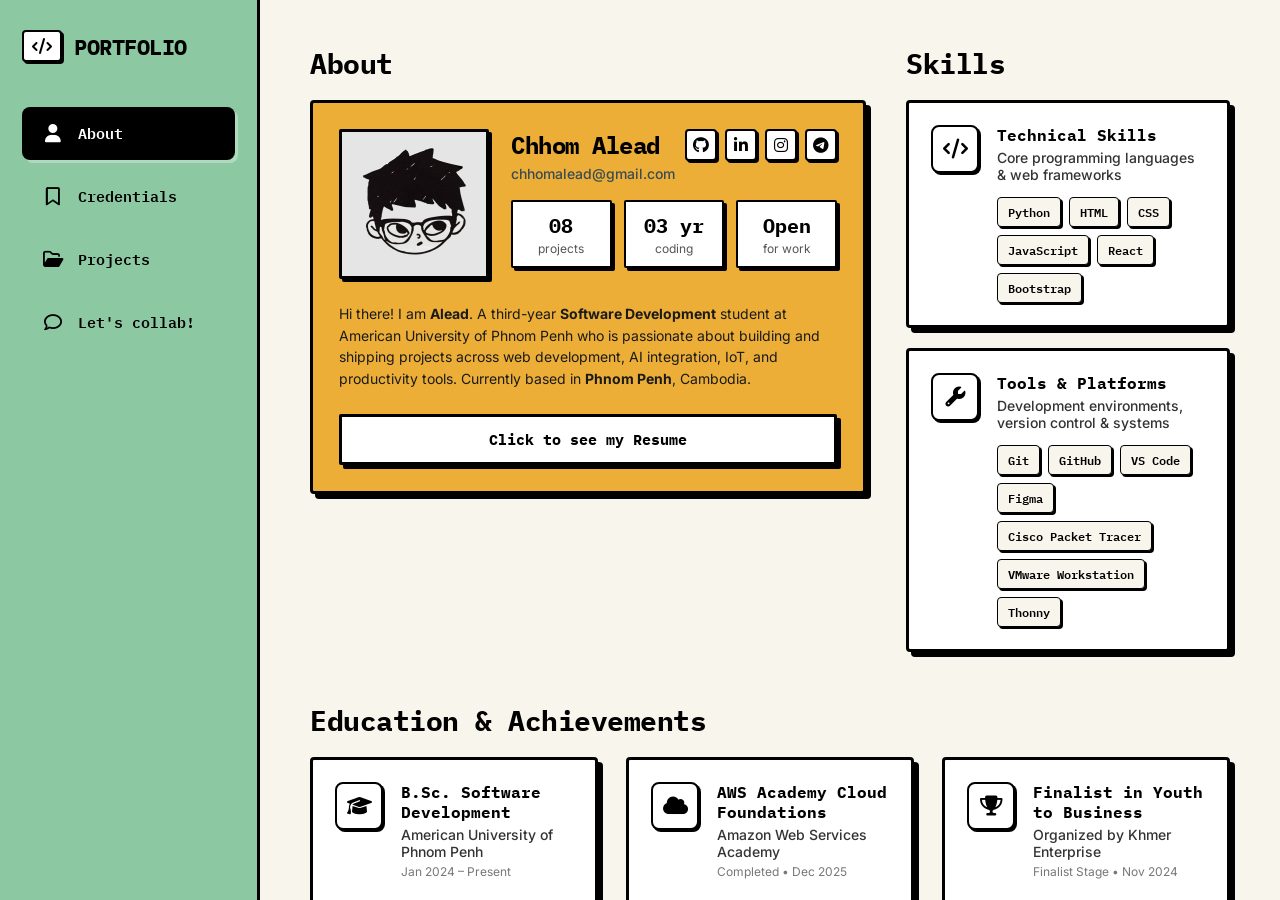
<file: index.html>
<!DOCTYPE html>
<html lang="en">

<head>
  <meta charset="UTF-8">
  <meta name="viewport" content="width=device-width, initial-scale=1.0">
  <title>Chhom Alead — Software Development Student & Developer Portfolio</title>
  <meta name="description"
    content="Portfolio of Chhom Alead, Software Development student at American University of Phnom Penh with a track record of building projects across web development, AI integration, IoT, and productivity tools.">

  <!-- Favicon -->
  <link rel="icon" type="image/png" href="assets/cat-icon.png">
  <link rel="shortcut icon" type="image/png" href="assets/cat-icon.png">

  <!-- Google Fonts for precision typography -->
  <link rel="preconnect" href="https://fonts.googleapis.com">
  <link rel="preconnect" href="https://fonts.gstatic.com" crossorigin>
  <link
    href="https://fonts.googleapis.com/css2?family=Caveat:wght@500;600&family=Courier+Prime:wght@400;700&family=IBM+Plex+Mono:ital,wght@0,400;0,500;0,600;0,700;1,400&family=Inter:wght@400;500;600;700&family=Kalam:wght@400;600&family=Patrick+Hand&display=swap"
    rel="stylesheet">

  <!-- Font Awesome 6 Free for authentic professional icons -->
  <link rel="stylesheet" href="https://cdnjs.cloudflare.com/ajax/libs/font-awesome/6.5.1/css/all.min.css"
    integrity="sha512-DTOQO9RWCH3ppGqcWaEA1BIZOC6xxalwEsw9c2QQeAIftl+Vegovlnee1c9QX4TctnWMn13TZye+giMm8e2LwA=="
    crossorigin="anonymous" referrerpolicy="no-referrer" />

  <link rel="stylesheet" href="css/style.css">
</head>

<body>
  <div class="app-frame">
    <!-- Left Sidebar -->
    <aside class="sidebar" id="sidebar">
      <div class="brand">
        <div class="brand-icon">
          <i class="fa-solid fa-code"></i>
        </div>
        <h1 class="brand-title">PORTFOLIO</h1>
      </div>

      <nav class="nav-links" id="navMenu">
        <a href="#about-section" class="nav-item active" data-target="about">
          <!-- Regular (Outline) Icon -->
          <i class="fa-regular fa-user nav-icon nav-icon-regular"></i>
          <!-- Solid Icon -->
          <i class="fa-solid fa-user nav-icon nav-icon-solid"></i>
          <span>About</span>
        </a>
        <a href="#credentials-section" class="nav-item" data-target="credentials">
          <!-- Regular (Outline) Icon -->
          <i class="fa-regular fa-bookmark nav-icon nav-icon-regular"></i>
          <!-- Solid Icon -->
          <i class="fa-solid fa-bookmark nav-icon nav-icon-solid"></i>
          <span>Credentials</span>
        </a>
        <a href="#projects-section" class="nav-item" data-target="projects">
          <!-- Regular (Outline) Icon -->
          <i class="fa-regular fa-folder-open nav-icon nav-icon-regular"></i>
          <!-- Solid Icon -->
          <i class="fa-solid fa-folder-open nav-icon nav-icon-solid"></i>
          <span>Projects</span>
        </a>
        <a href="#collab-section" class="nav-item" data-target="collab">
          <!-- Regular (Outline) Icon -->
          <i class="fa-regular fa-comment nav-icon nav-icon-regular"></i>
          <!-- Solid Icon -->
          <i class="fa-solid fa-comment nav-icon nav-icon-solid"></i>
          <span>Let's collab!</span>
        </a>
      </nav>
    </aside>

    <!-- Main Content Area -->
    <main class="main-content" id="mainContent">

      <!-- TOP ROW: ABOUT & SKILLS -->
      <section class="section-row top-row" id="about-section">
        <!-- About Column -->
        <div class="col-about">
          <h2 class="section-title">About</h2>
          <div class="card card-about">
            <div class="about-header">
              <!-- Profile picture -->
              <div class="profile-placeholder-box" id="profileBox" title="Chhom Alead">
                <div class="placeholder-content">
                  <img id="profileImage" src="assets/profile.png" alt="Chhom Alead" style="display: block;">
                </div>
              </div>

              <!-- User Details & Stats -->
              <div class="about-details">
                <div class="details-top">
                  <div class="name-email-wrap">
                    <h3 class="user-name">Chhom Alead</h3>
                    <a href="mailto:chhomalead@gmail.com" class="user-email">chhomalead@gmail.com</a>
                  </div>
                  <div class="social-icons">
                    <a href="https://github.com/asapqlead" target="_blank" rel="noopener noreferrer" class="social-btn"
                      aria-label="GitHub">
                      <i class="fa-brands fa-github"></i>
                    </a>
                    <a href="https://www.linkedin.com/in/alead-chhom/" target="_blank" rel="noopener noreferrer"
                      class="social-btn" aria-label="LinkedIn">
                      <i class="fa-brands fa-linkedin-in"></i>
                    </a>
                    <a href="https://www.instagram.com/asapqlead/" target="_blank" rel="noopener noreferrer"
                      class="social-btn" aria-label="Instagram">
                      <i class="fa-brands fa-instagram"></i>
                    </a>
                    <a href="https://t.me/asapqlead" target="_blank" rel="noopener noreferrer" class="social-btn"
                      aria-label="Telegram">
                      <i class="fa-brands fa-telegram"></i>
                    </a>
                  </div>
                </div>

                <!-- Stats boxes row -->
                <div class="stats-row">
                  <div class="stat-box">
                    <div class="stat-val">08</div>
                    <div class="stat-label">projects</div>
                  </div>
                  <div class="stat-box">
                    <div class="stat-val">03 yr</div>
                    <div class="stat-label">coding</div>
                  </div>
                  <div class="stat-box">
                    <div class="stat-val">Open</div>
                    <div class="stat-label">for work</div>
                  </div>
                </div>
              </div>
            </div>

            <!-- Bio Description -->
            <p class="about-bio">
              Hi there! I am <strong>Alead</strong>. A third-year <strong>Software Development</strong> student at
              American University of
              Phnom Penh who
              is passionate about building and shipping projects across web development, AI integration, IoT, and
              productivity
              tools. Currently based in <strong>Phnom Penh</strong>, Cambodia.
            </p>

            <!-- Action Button -->
            <button class="btn-resume" id="resumeBtn">Click to see my Resume</button>
          </div>
        </div>

        <!-- Skills Column -->
        <div class="col-skills">
          <h2 class="section-title">Skills</h2>
          <div class="skills-list">
            <!-- Technical Skills -->
            <div class="card card-item skill-card">
              <div class="icon-square">
                <i class="fa-solid fa-code"></i>
              </div>
              <div class="card-item-info">
                <h4 class="item-title">Technical Skills</h4>
                <p class="item-sub">Core programming languages &amp; web frameworks</p>
                <div class="skill-tags-wrap">
                  <span class="skill-tag">Python</span>
                  <span class="skill-tag">HTML</span>
                  <span class="skill-tag">CSS</span>
                  <span class="skill-tag">JavaScript</span>
                  <span class="skill-tag">React</span>
                  <span class="skill-tag">Bootstrap</span>
                </div>
              </div>
            </div>

            <!-- Development Tools -->
            <div class="card card-item skill-card">
              <div class="icon-square">
                <i class="fa-solid fa-wrench"></i>
              </div>
              <div class="card-item-info">
                <h4 class="item-title">Tools &amp; Platforms</h4>
                <p class="item-sub">Development environments, version control &amp; systems</p>
                <div class="skill-tags-wrap">
                  <span class="skill-tag">Git</span>
                  <span class="skill-tag">GitHub</span>
                  <span class="skill-tag">VS Code</span>
                  <span class="skill-tag">Figma</span>
                  <span class="skill-tag">Cisco Packet Tracer</span>
                  <span class="skill-tag">VMware Workstation</span>
                  <span class="skill-tag">Thonny</span>
                </div>
              </div>
            </div>
          </div>
        </div>
      </section>

      <!-- MIDDLE ROW: EDUCATION & ACHIEVEMENTS -->
      <section class="section-row middle-row" id="credentials-section">
        <h2 class="section-title">Education &amp; Achievements</h2>
        <div class="grid-3">
          <!-- Item 1: Education -->
          <div class="card card-item edu-card">
            <div class="icon-square">
              <i class="fa-solid fa-graduation-cap"></i>
            </div>
            <div class="card-item-info">
              <h4 class="item-title">B.Sc. Software Development</h4>
              <p class="item-sub">American University of Phnom Penh</p>
              <span class="item-date">Jan 2024 – Present</span>
            </div>
          </div>

          <!-- Item 2: AWS Certification -->
          <div class="card card-item edu-card">
            <div class="icon-square">
              <i class="fa-solid fa-cloud"></i>
            </div>
            <div class="card-item-info">
              <h4 class="item-title">AWS Academy Cloud Foundations</h4>
              <p class="item-sub">Amazon Web Services Academy</p>
              <span class="item-date">Completed • Dec 2025</span>
            </div>
          </div>

          <!-- Item 3: Youth to Business Finalist -->
          <div class="card card-item edu-card">
            <div class="icon-square">
              <i class="fa-solid fa-trophy"></i>
            </div>
            <div class="card-item-info">
              <h4 class="item-title">Finalist in Youth to Business</h4>
              <p class="item-sub">Organized by Khmer Enterprise</p>
              <span class="item-date">Finalist Stage • Nov 2024</span>
            </div>
          </div>

          <!-- Item 4: Ideathon Season 4 -->
          <div class="card card-item edu-card">
            <div class="icon-square">
              <i class="fa-solid fa-lightbulb"></i>
            </div>
            <div class="card-item-info">
              <h4 class="item-title">Ideathon Cambodia Season 4</h4>
              <p class="item-sub">Organized by MARS FLAG</p>
              <span class="item-date">Participant • Sep 2025</span>
            </div>
          </div>

          <!-- Item 5: Ideathon Season 3 -->
          <div class="card card-item edu-card">
            <div class="icon-square">
              <i class="fa-solid fa-lightbulb"></i>
            </div>
            <div class="card-item-info">
              <h4 class="item-title">Ideathon Cambodia Season 3</h4>
              <p class="item-sub">Organized by MARS FLAG</p>
              <span class="item-date">Selected Participant • Sep 2024</span>
            </div>
          </div>

          <!-- Item 6: National Exam Grade A -->
          <div class="card card-item edu-card">
            <div class="icon-square">
              <i class="fa-solid fa-award"></i>
            </div>
            <div class="card-item-info">
              <h4 class="item-title">National Exam Grade A</h4>
              <p class="item-sub">High School Graduation National Examination</p>
              <span class="item-date">Achieved Grade A • Nov 2023</span>
            </div>
          </div>
        </div>
      </section>

      <!-- BOTTOM ROW: PERSONAL PROJECTS -->
      <section class="section-row bottom-row" id="projects-section">
        <h2 class="section-title">Personal projects</h2>
        <div class="grid-3">
          <!-- Project 1 -->
          <div class="card-proj">
            <div class="proj-inner">
              <div class="proj-front">
                <div class="proj-body">
                  <div class="tag-row">
                    <span class="tag tag-ts">TypeScript</span>
                    <div class="live-tag-wrapper">
                      <div class="live-annotation" aria-hidden="true">
                        <span class="live-annotation-text">// tap to see the site</span>
                        <svg class="live-annotation-arrow" width="28" height="24" viewBox="0 0 28 24" fill="none"
                          xmlns="http://www.w3.org/2000/svg">
                          <path d="M2 6 C 12 3, 20 4, 23 16" stroke="currentColor" stroke-width="2"
                            stroke-linecap="round" stroke-linejoin="round" />
                          <path d="M17 13 L23 17 L27 12" stroke="currentColor" stroke-width="2" stroke-linecap="round"
                            stroke-linejoin="round" />
                        </svg>
                      </div>
                      <a href="https://stanza-nine.vercel.app" target="_blank" rel="noopener noreferrer"
                        class="tag tag-live" title="Visit Stanza Live Site">
                        LIVE
                      </a>
                    </div>
                  </div>
                  <h3 class="proj-title">Stanza</h3>
                  <p class="proj-desc">
                    Daily planner PWA that organizes tasks into swipeable, folder-style stacks with real-time sync.
                  </p>
                </div>
                <div class="proj-footer">
                  <a href="https://github.com/asapqlead/stanza" target="_blank" rel="noopener noreferrer"
                    class="proj-link">asapqlead/stanza</a>
                </div>
              </div>
              <div class="proj-back">
                <h3 class="proj-title">Stanza Details</h3>
                <div class="proj-back-content">
                  <p><strong>Core Tech:</strong> TypeScript, React, PWA</p>
                  <p><strong>Focus:</strong> Productivity & Task Management</p>
                  <p class="back-desc">A progressive web app featuring intuitive swipe gestures and folder-style
                    organization to help users efficiently manage their daily tasks with real-time synchronization.</p>
                </div>
              </div>
            </div>
          </div>

          <!-- Project 2 -->
          <div class="card-proj">
            <div class="proj-inner">
              <div class="proj-front">
                <div class="proj-body">
                  <div class="tag-row">
                    <span class="tag tag-ts">TypeScript</span>
                    <a href="https://zolo-eta.vercel.app" target="_blank" rel="noopener noreferrer" class="tag tag-live"
                      title="Visit Zolo Live Site">
                      LIVE
                    </a>
                  </div>
                  <h3 class="proj-title">Zolo</h3>
                  <p class="proj-desc">
                    Gamified productivity PWA — complete tasks and earn points, no backend required.
                  </p>
                </div>
                <div class="proj-footer">
                  <a href="https://github.com/asapqlead/zolo" target="_blank" rel="noopener noreferrer"
                    class="proj-link">asapqlead/zolo</a>
                </div>
              </div>
              <div class="proj-back">
                <h3 class="proj-title">Zolo Details</h3>
                <div class="proj-back-content">
                  <p><strong>Core Tech:</strong> TypeScript, Local Storage</p>
                  <p><strong>Focus:</strong> Gamification</p>
                  <p class="back-desc">A serverless gamified productivity application. Users can earn points for
                    completing tasks, tracking their personal efficiency purely on the client side.</p>
                </div>
              </div>
            </div>
          </div>

          <!-- Project 3 -->
          <div class="card-proj">
            <div class="proj-inner">
              <div class="proj-front">
                <div class="proj-body">
                  <div class="tag-row">
                    <span class="tag tag-py">Python</span>
                    <a href="https://synctype-translator.vercel.app" target="_blank" rel="noopener noreferrer"
                      class="tag tag-live" title="Visit SyncType Live Site">
                      LIVE
                    </a>
                  </div>
                  <h3 class="proj-title">SyncType</h3>
                  <p class="proj-desc">
                    Converts Khmer phonetic slang typed in Latin letters into proper Khmer script.
                  </p>
                </div>
                <div class="proj-footer">
                  <a href="https://github.com/asapqlead/SyncType" target="_blank" rel="noopener noreferrer"
                    class="proj-link">asapqlead/SyncType</a>
                </div>
              </div>
              <div class="proj-back">
                <h3 class="proj-title">SyncType Details</h3>
                <div class="proj-back-content">
                  <p><strong>Core Tech:</strong> Python, NLP</p>
                  <p><strong>Focus:</strong> Language Processing</p>
                  <p class="back-desc">A transliteration tool that intelligently maps phonetic Latin inputs to Khmer
                    characters, solving a common challenge for digital communication in Cambodia.</p>
                </div>
              </div>
            </div>
          </div>

          <!-- Project 4 -->
          <div class="card-proj">
            <div class="proj-inner">
              <div class="proj-front">
                <div class="proj-body">
                  <div class="tag-row">
                    <span class="tag tag-react">React</span>
                    <a href="https://financify-lilac.vercel.app" target="_blank" rel="noopener noreferrer"
                      class="tag tag-live" title="Visit Financify Live Site">
                      LIVE
                    </a>
                  </div>
                  <h3 class="proj-title">Financify</h3>
                  <p class="proj-desc">
                    Personal finance tracker with wallet management, budgets, savings goals, and real-time analytics.
                  </p>
                </div>
                <div class="proj-footer">
                  <a href="https://github.com/nXuuuu/Financify" target="_blank" rel="noopener noreferrer"
                    class="proj-link">nXuuuu/Financify</a>
                </div>
              </div>
              <div class="proj-back">
                <h3 class="proj-title">Financify Details</h3>
                <div class="proj-back-content">
                  <p><strong>Core Tech:</strong> React, Analytics</p>
                  <p><strong>Focus:</strong> FinTech</p>
                  <p class="back-desc">A joint project focusing on a comprehensive financial dashboard providing
                    real-time analytics, budgeting tools, and savings goal trackers to help users take control of their
                    finances.</p>
                </div>
              </div>
            </div>
          </div>

          <!-- Project 5 -->
          <div class="card-proj">
            <div class="proj-inner">
              <div class="proj-front">
                <div class="proj-body">
                  <div class="tag-row">
                    <span class="tag tag-html">HTML</span>
                    <a href="https://asapqlead.github.io/address-generator/" target="_blank" rel="noopener noreferrer"
                      class="tag tag-live" title="Visit Address Generator Live Site">
                      LIVE
                    </a>
                  </div>
                  <h3 class="proj-title">Address Generator</h3>
                  <p class="proj-desc">
                    Interactive mapping tool to drop pins on a map and instantly retrieve formatted, copyable addresses
                    via
                    reverse geocoding.
                  </p>
                </div>
                <div class="proj-footer">
                  <a href="https://github.com/asapqlead/address-generator" target="_blank" rel="noopener noreferrer"
                    class="proj-link">asapqlead/address-generator</a>
                </div>
              </div>
              <div class="proj-back">
                <h3 class="proj-title">Address Gen Details</h3>
                <div class="proj-back-content">
                  <p><strong>Core Tech:</strong> HTML/JS, Geocoding API</p>
                  <p><strong>Focus:</strong> Maps & Location</p>
                  <p class="back-desc">Simplifies location sharing by allowing users to drop a pin on a map and
                    automatically generating a reverse-geocoded, copyable address string.</p>
                </div>
              </div>
            </div>
          </div>
        </div>
      </section>

      <!-- COLLABORATION / CONTACT SECTION -->
      <section class="section-row collab-section-row" id="collab-section">
        <h2 class="section-title">Let's collab!</h2>
        <div class="collab-container">
          <!-- Small box with the exact same style & color as the About card -->
          <div class="card card-about card-collab">
            <div class="collab-header-row">
              <div class="icon-square" style="background-color: #FFFFFF;">
                <i class="fa-solid fa-paper-plane"></i>
              </div>
              <div class="collab-title-wrap">
                <h3 class="user-name" style="margin-bottom: 2px;">Get in Touch</h3>
                <p class="collab-subtitle">Got an idea brewing? Let's build it. Send a quick message here and let's
                  collab.</p>
              </div>
            </div>

            <form id="collabForm" class="collab-form">
              <div class="form-group">
                <label for="senderName" class="form-label">YOUR NAME / COMPANY</label>
                <input type="text" id="senderName" class="neobrutal-input"
                  placeholder="e.g. John Doe / Khmer Enterprise" required>
              </div>

              <div class="form-group">
                <label for="senderContact" class="form-label">CONTACT INFO (TELEGRAM OR EMAIL)</label>
                <input type="text" id="senderContact" class="neobrutal-input"
                  placeholder="e.g. @johndoe or john@example.com" required>
              </div>

              <div class="form-group">
                <label for="senderSubject" class="form-label">SUBJECT</label>
                <input type="text" id="senderSubject" class="neobrutal-input" placeholder="e.g. Web Development"
                  required>
              </div>

              <div class="form-group">
                <label for="senderMessage" class="form-label">PROJECT / COLLABORATION IDEA</label>
                <textarea id="senderMessage" class="neobrutal-input neobrutal-textarea" rows="5"
                  placeholder="Tell me about your software project, job opportunity, or collaboration idea..."
                  required></textarea>
              </div>

              <!-- Button using exact behavior from About page -->
              <button type="submit" class="btn-resume btn-collab" id="submitCollabBtn">
                Send
              </button>
            </form>
          </div>
        </div>
      </section>

      <!-- FOOTER -->
      <footer class="site-footer">
        <div class="footer-content">
          <p class="footer-copy">&copy; 2026 <strong>Chhom Alead</strong>. All rights reserved.</p>
          <!-- <div class="footer-links">
            <a href="https://github.com/asapqlead" target="_blank" rel="noopener noreferrer" class="footer-link">GitHub</a>
            <span class="footer-divider">/</span>
            <a href="https://www.linkedin.com/in/alead-chhom/" target="_blank" rel="noopener noreferrer" class="footer-link">LinkedIn</a>
            <span class="footer-divider">/</span>
            <a href="https://www.instagram.com/asapqlead/" target="_blank" rel="noopener noreferrer" class="footer-link">Instagram</a>
            <span class="footer-divider">/</span>
            <a href="https://t.me/asapqlead" target="_blank" rel="noopener noreferrer" class="footer-link">Telegram</a>
          </div>
        </div> -->
      </footer>
    </main>
  </div>

  <!-- Interactive Toast Notification Modal/Popup -->
  <div id="toast" class="toast hidden">
    <div class="toast-content">
      <span id="toastMessage">Action triggered!</span>
    </div>
  </div>


  <script src="js/script.js"></script>
</body>

</html>
</file>
<file: css/style.css>
/* ==========================================================================
   NEOBRUTALISTIC PORTFOLIO DESIGN SYSTEM & STYLES
   ========================================================================== */

:root {
  /* Core Color Palette */
  --bg-main: #F8F5EC;
  --bg-sidebar: #8CC9A3;
  --bg-about-card: #ECAE36;
  --bg-card: #FFFFFF;
  --bg-placeholder: #D8D8D8;

  /* Tag & Accent Colors */
  --color-tag-ts: #FAC23B;
  --color-tag-py: #759fb4;
  --color-tag-react: #61DAFB;
  --color-tag-js: #F7DF1E;
  --color-tag-html: #FF7D50;
  --color-tag-live: #B4E2C2;

  /* Borders & Shadows */
  --border-color: #000000;
  --border-width-main: 3px;
  --border-width-sub: 2px;
  --shadow-lg: 5px 5px 0px #000000;
  --shadow-lg-hover: 7px 7px 0px #000000;
  --shadow-md: 4px 4px 0px #000000;
  --shadow-sm: 3px 3px 0px #000000;
  --shadow-xs: 2px 2px 0px #000000;

  /* Fonts */
  --font-mono: 'IBM Plex Mono', 'Courier Prime', 'Courier New', monospace;
  --font-sans: 'Inter', -apple-system, BlinkMacSystemFont, sans-serif;

  /* Text Colors */
  --text-dark: #000000;
  --text-muted: #555555;
  --text-sub: #3A4B54;
}

* {
  box-sizing: border-box;
  margin: 0;
  padding: 0;
}

/* ==========================================================================
   FIGMA DESIGN SYSTEM CURSORS
   ========================================================================== */
*,
body,
html,
a,
button,
select,
label,
.nav-item,
.btn-resume,
.btn-collab,
.card-proj,
.card-item,
.skill-tag,
.tag-live,
.proj-link,
[role="button"],
a *,
button *,
.nav-item *,
.card-proj *,
.card-item * {
  cursor: url("data:image/svg+xml,%3Csvg xmlns='http://www.w3.org/2000/svg' width='26' height='26' viewBox='0 0 26 26' fill='none'%3E%3Cpath d='M2 2 L9.5 21.5 L12.5 12.5 L21.5 9.5 L2 2Z' fill='%23000000'/%3E%3C/svg%3E") 2 2, default !important;
}

/* Figma Type / Text Cursor for Form Inputs and Editable Text */
input,
textarea,
input[type="text"],
input[type="email"],
input[type="password"],
input[type="number"],
input[type="search"],
input[type="url"],
.neobrutal-input,
.neobrutal-textarea,
[contenteditable="true"] {
  cursor: url("data:image/svg+xml,%3Csvg xmlns='http://www.w3.org/2000/svg' width='26' height='26' viewBox='0 0 26 26' fill='none'%3E%3Cpath d='M9 3 L17 3 L17 5 L14 5 L14 21 L17 21 L17 23 L9 23 L9 21 L12 21 L12 5 L9 5 Z' fill='%23000000'/%3E%3C/svg%3E") 13 13, text !important;
}

body,
html {
  width: 100%;
  height: 100%;
  margin: 0;
  padding: 0;
  background-color: var(--bg-main);
  font-family: var(--font-sans);
  color: var(--text-dark);
  overflow: hidden;
  scroll-behavior: smooth;
}

/* Outer Application Window Frame - Edge-to-edge full screen */
.app-frame {
  display: flex;
  width: 100%;
  height: 100vh;
  margin: 0;
  background-color: var(--bg-main);
  overflow: hidden;
}

/* ==========================================================================
   LEFT SIDEBAR
   ========================================================================== */
.sidebar {
  width: 260px;
  min-width: 260px;
  background-color: var(--bg-sidebar);
  border-right: var(--border-width-main) solid var(--border-color);
  padding: 30px 22px;
  display: flex;
  flex-direction: column;
  z-index: 100;
  height: 100%;
  overflow-y: auto;
  overflow-x: hidden;
}

.brand {
  display: flex;
  align-items: center;
  gap: 12px;
  margin-bottom: 45px;
}

.brand-icon {
  background-color: #FFFFFF;
  border: var(--border-width-sub) solid var(--border-color);
  border-radius: 4px;
  padding: 4px 8px;
  font-family: var(--font-mono);
  font-weight: 700;
  font-size: 16px;
  box-shadow: 2px 2px 0px var(--border-color);
}

.brand-title {
  font-family: var(--font-mono);
  font-weight: 700;
  font-size: 22px;
  letter-spacing: -0.5px;
  color: var(--text-dark);
}

/* Navigation Links */
.nav-links {
  display: flex;
  flex-direction: column;
  gap: 10px;
}

.nav-item {
  display: flex;
  align-items: center;
  gap: 14px;
  padding: 12px 18px;
  text-decoration: none;
  color: var(--text-dark);
  font-family: var(--font-mono);
  font-size: 15px;
  font-weight: 600;
  border-radius: 8px;
  transition: all 0.15s ease;
  border: 2px solid transparent;
}

.nav-item:hover:not(.active) {
  background-color: rgba(255, 255, 255, 0.4);
  transform: translateX(4px);
}

/* Icon Visibility & Sizing for Font Awesome */
.nav-item .nav-icon {
  font-size: 18px;
  width: 22px;
  text-align: center;
}

.nav-item .nav-icon-solid {
  display: none;
}

.nav-item .nav-icon-regular {
  display: inline-block;
  color: var(--text-dark);
}

.nav-item.active {
  background-color: var(--text-dark);
  color: #FFFFFF;
  box-shadow: 3px 3px 0px rgba(255, 255, 255, 0.3);
}

.nav-item.active .nav-icon-regular {
  display: none;
}

.nav-item.active .nav-icon-solid {
  display: inline-block;
  color: #FFFFFF;
}

/* ==========================================================================
   MAIN CONTENT AREA
   ========================================================================== */
.main-content {
  flex: 1;
  background-color: var(--bg-main);
  padding: 45px 50px;
  height: 100%;
  overflow-y: auto;
  overflow-x: hidden;
  scroll-behavior: smooth;
}

.section-row {
  margin-bottom: 50px;
}

.section-title {
  font-family: var(--font-mono);
  font-size: 28px;
  font-weight: 700;
  color: var(--text-dark);
  margin-bottom: 18px;
  letter-spacing: -0.5px;
}

/* Base Card Style */
.card {
  background-color: var(--bg-card);
  border: var(--border-width-main) solid var(--border-color);
  box-shadow: var(--shadow-lg);
  border-radius: 4px;
  transition: transform 0.2s ease, box-shadow 0.2s ease;
}

/* .card:hover {
  transform: translate(-2px, -2px);
  box-shadow: var(--shadow-lg-hover);
} */

/* ==========================================================================
   TOP ROW: ABOUT & SKILLS GRID
   ========================================================================== */
.top-row {
  display: grid;
  grid-template-columns: 1.35fr 1fr;
  gap: 40px;
  align-items: start;
}

/* About Card */
.card-about {
  background-color: var(--bg-about-card);
  padding: 26px;
}

.about-header {
  display: flex;
  gap: 22px;
  align-items: flex-start;
}

/* Profile photo container */
.profile-placeholder-box {
  width: 150px;
  height: 150px;
  min-width: 150px;
  background-color: var(--bg-placeholder);
  border: var(--border-width-main) solid var(--border-color);
  box-shadow: var(--shadow-sm);
  border-radius: 2px;
  display: flex;
  align-items: center;
  justify-content: center;
  overflow: hidden;
  position: relative;
}

.placeholder-content {
  width: 100%;
  height: 100%;
  display: flex;
  align-items: center;
  justify-content: center;
}

.placeholder-hint {
  font-family: var(--font-mono);
  font-size: 12px;
  font-weight: 600;
  color: #666666;
  text-align: center;
  padding: 10px;
  border: 1px dashed #777;
  border-radius: 4px;
}

#profileImage {
  width: 100%;
  height: 100%;
  object-fit: cover;
}

/* About user info right side */
.about-details {
  flex: 1;
  display: flex;
  flex-direction: column;
}

.details-top {
  display: flex;
  justify-content: space-between;
  align-items: flex-start;
  gap: 10px;
}

.name-email-wrap {
  display: flex;
  flex-direction: column;
  gap: 4px;
}

.user-name {
  font-family: var(--font-mono);
  font-size: 24px;
  font-weight: 700;
  color: var(--text-dark);
  letter-spacing: -0.5px;
}

.user-email {
  font-family: var(--font-sans);
  font-size: 14px;
  color: var(--text-sub);
  text-decoration: none;
  font-weight: 500;
}

.user-email:hover {
  text-decoration: underline;
}

/* Social Buttons */
.social-icons {
  display: flex;
  gap: 8px;
}

.social-btn {
  background-color: #FFFFFF;
  border: 2px solid var(--border-color);
  border-radius: 4px;
  width: 32px;
  height: 32px;
  display: flex;
  align-items: center;
  justify-content: center;
  color: var(--text-dark);
  text-decoration: none;
  box-shadow: var(--shadow-xs);
  transition: transform 0.15s ease, box-shadow 0.15s ease;
}

.social-btn:hover {
  transform: translate(-1px, -1px);
  box-shadow: 3px 3px 0px var(--border-color);
  background-color: #F0F0F0;
}

/* Stats Row */
.stats-row {
  display: grid;
  grid-template-columns: repeat(3, 1fr);
  gap: 12px;
  margin-top: 18px;
}

.stat-box {
  background-color: #FFFFFF;
  border: var(--border-width-sub) solid var(--border-color);
  box-shadow: var(--shadow-sm);
  padding: 10px 8px;
  text-align: center;
  border-radius: 2px;
}

.stat-val {
  font-family: var(--font-mono);
  font-size: 20px;
  font-weight: 700;
  color: var(--text-dark);
}

.stat-label {
  font-family: var(--font-sans);
  font-size: 12px;
  color: #555555;
  margin-top: 2px;
}

/* Bio Text */
.about-bio {
  font-family: var(--font-sans);
  font-size: 14px;
  line-height: 1.55;
  color: #1A1A1A;
  margin-top: 24px;
  margin-bottom: 24px;
  font-weight: 400;
}

/* Resume Button */
.btn-resume {
  width: 100%;
  background-color: #FFFFFF;
  color: var(--text-dark);
  font-family: var(--font-mono);
  font-size: 15px;
  font-weight: 700;
  padding: 13px 0;
  border: var(--border-width-main) solid var(--border-color);
  box-shadow: var(--shadow-md);
  border-radius: 2px;
  transition: all 0.15s ease;
}

.btn-resume:hover {
  transform: translate(-2px, -2px);
  box-shadow: 6px 6px 0px var(--border-color);
  background-color: #FAF6EB;
}

.btn-resume:active {
  transform: translate(1px, 1px);
  box-shadow: 2px 2px 0px var(--border-color);
}

/* ==========================================================================
   SKILLS & EXPERIENCE LIST
   ========================================================================== */
.col-skills {
  display: flex;
  flex-direction: column;
}

.skills-list {
  display: flex;
  flex-direction: column;
  gap: 20px;
}

/* Item Card (Experience & Education) */
.card-item {
  display: flex;
  align-items: center;
  gap: 18px;
  padding: 20px 22px;
  background-color: #FFFFFF;
}

.icon-square {
  width: 48px;
  height: 48px;
  min-width: 48px;
  border: var(--border-width-sub) solid var(--border-color);
  border-radius: 8px;
  display: flex;
  align-items: center;
  justify-content: center;
  background-color: #FFFFFF;
  box-shadow: 2px 2px 0px var(--border-color);
}

.icon-square i {
  font-size: 20px;
  color: var(--text-dark);
}

.card-item-info {
  display: flex;
  flex-direction: column;
  gap: 4px;
}

.item-title {
  font-family: var(--font-mono);
  font-size: 16px;
  font-weight: 700;
  color: var(--text-dark);
  line-height: 1.25;
}

.item-sub {
  font-family: var(--font-sans);
  font-size: 14px;
  color: #333333;
  font-weight: 500;
}

.item-date {
  font-family: var(--font-sans);
  font-size: 12px;
  color: #777777;
}

.skill-card {
  align-items: flex-start;
  padding: 22px;
}

.skill-tags-wrap {
  display: flex;
  flex-wrap: wrap;
  gap: 8px;
  margin-top: 10px;
}

.skill-tag {
  background-color: #F8F5EC;
  border: 1.5px solid var(--border-color);
  box-shadow: 2px 2px 0px var(--border-color);
  font-family: var(--font-mono);
  font-size: 12px;
  font-weight: 600;
  padding: 4px 10px;
  border-radius: 4px;
  color: var(--text-dark);
  transition: transform 0.15s ease, background-color 0.15s ease, box-shadow 0.15s ease;
}

.skill-tag:hover {
  transform: translate(-1px, -1px);
  box-shadow: 3px 3px 0px var(--border-color);
  background-color: var(--color-tag-ts);
}

/* ==========================================================================
   MIDDLE & BOTTOM ROWS: GRIDS (EDUCATION & PROJECTS)
   ========================================================================== */
.grid-3 {
  display: grid;
  grid-template-columns: repeat(3, 1fr);
  gap: 28px;
}

/* Education Card override for flexible text */
.edu-card {
  align-items: flex-start;
  padding: 22px;
}

/* Project Card */
.card-proj {
  position: relative;
  perspective: 1000px;
  background-color: transparent;
  border: none;
  box-shadow: none;
  padding: 0;
  min-height: auto;
  z-index: 1;
}

/* Static neobrutalist shadow behind the card */
.card-proj::before {
  content: '';
  position: absolute;
  top: 0;
  left: 0;
  width: 100%;
  height: 100%;
  background-color: #000;
  border-radius: 4px;
  transform: translate(5px, 5px);
  z-index: -1;
  transition: transform 0.2s ease;
}


.proj-inner {
  position: relative;
  width: 100%;
  height: 100%;
  transition: transform 0.6s cubic-bezier(0.175, 0.885, 0.32, 1.275);
  transform-style: preserve-3d;
  cursor: pointer;
  display: grid;
}

.card-proj.is-flipped .proj-inner {
  transform: rotateY(180deg);
}

@media (hover: hover) {
  .card-proj:hover .proj-inner {
    transform: translate(-2px, -2px);
  }

  .card-proj.is-flipped:hover .proj-inner {
    transform: translate(-2px, -2px) rotateY(180deg);
  }
}

@media (hover: none) {
  .card-proj.mobile-tap .proj-inner {
    transform: translate(-2px, -2px);
  }

  .card-proj.is-flipped.mobile-tap .proj-inner {
    transform: translate(-2px, -2px) rotateY(180deg);
  }
}

.proj-front,
.proj-back {
  grid-area: 1 / 1;
  -webkit-backface-visibility: hidden;
  backface-visibility: hidden;
  background-color: var(--bg-card);
  border: var(--border-width-main) solid var(--border-color);
  border-radius: 4px;
  padding: 22px;
  display: flex;
  flex-direction: column;
}

.proj-front {
  position: relative;
  z-index: 2;
  justify-content: space-between;
  min-height: 200px;
}

.proj-back {
  transform: rotateY(180deg);
}

.proj-back-content {
  margin-top: 15px;
  font-family: var(--font-sans);
  font-size: 13.5px;
  line-height: 1.6;
  color: #333333;
}

.proj-back-content p {
  margin-bottom: 8px;
}

.back-desc {
  margin-top: 15px;
}

.proj-body {
  display: flex;
  flex-direction: column;
}

.tag-row {
  display: flex;
  justify-content: space-between;
  align-items: center;
  margin-bottom: 16px;
}

.tag {
  font-family: var(--font-mono);
  font-size: 11px;
  font-weight: 700;
  padding: 4px 10px;
  border: var(--border-width-sub) solid var(--border-color);
  border-radius: 2px;
  box-shadow: 2px 2px 0px var(--border-color);
  color: var(--text-dark);
  text-transform: uppercase;
}

.tag-ts {
  background-color: var(--color-tag-ts);
}

.tag-py {
  background-color: var(--color-tag-py);
}

.tag-react {
  background-color: var(--color-tag-react);
}

.tag-js {
  background-color: var(--color-tag-js);
}

.tag-html {
  background-color: var(--color-tag-html);
}

.tag-live {
  background-color: var(--color-tag-live);
  text-decoration: none;
  display: inline-flex;
  align-items: center;
  gap: 5px;
  transition: transform 0.15s ease, box-shadow 0.15s ease, background-color 0.15s ease;
}

a.tag-live:hover {
  transform: translate(-1px, -1px);
  box-shadow: 3px 3px 0px var(--border-color);
  background-color: #9CE0AF;
  text-decoration: none;
  color: var(--text-dark);
}

a.tag-live:active {
  transform: translate(1px, 1px);
  box-shadow: 1px 1px 0px var(--border-color);
}

/* Handwritten Live Annotation on Project Card */
.live-tag-wrapper {
  position: relative;
  display: inline-flex;
  align-items: center;
}

.live-annotation {
  position: absolute;
  bottom: calc(100% - 4px);
  right: 2px;
  display: flex;
  align-items: flex-end;
  gap: 5px;
  color: #000000;
  font-family: 'Kalam', 'Caveat', 'Patrick Hand', cursive;
  font-size: 15px;
  font-weight: 600;
  letter-spacing: 0.2px;
  pointer-events: none;
  white-space: nowrap;
  transform: rotate(-4.5deg);
  z-index: 10;
  transition: transform 0.25s cubic-bezier(0.34, 1.56, 0.64, 1), opacity 0.2s ease;
}

.live-annotation-text {
  line-height: 1.2;
  text-shadow: 0 1px 2px rgba(255, 255, 255, 0.85);
}

.live-annotation-arrow {
  color: #000000;
  transform: translateY(4px) translateX(-2px);
  flex-shrink: 0;
  overflow: visible;
}

.proj-title {
  font-family: var(--font-mono);
  font-size: 20px;
  font-weight: 700;
  color: var(--text-dark);
  margin-bottom: 8px;
}

.proj-desc {
  font-family: var(--font-sans);
  font-size: 13.5px;
  line-height: 1.5;
  color: #333333;
}

.proj-footer {
  margin-top: 24px;
  padding-top: 8px;
}

.proj-link {
  font-family: var(--font-mono);
  font-size: 13px;
  color: #555555;
  text-decoration: none;
  font-weight: 500;
  transition: color 0.15s ease;
}

.proj-link:hover {
  color: var(--text-dark);
  text-decoration: underline;
}

/* ==========================================================================
   INTERACTIVE TOAST NOTIFICATION
   ========================================================================== */
.toast {
  position: fixed;
  bottom: 30px;
  right: 30px;
  background-color: #000000;
  color: #FFFFFF;
  font-family: var(--font-mono);
  font-size: 14px;
  font-weight: 600;
  padding: 14px 24px;
  border: 3px solid #FFFFFF;
  box-shadow: 5px 5px 0px rgba(0, 0, 0, 0.5);
  border-radius: 4px;
  z-index: 1000;
  transition: transform 0.3s cubic-bezier(0.175, 0.885, 0.32, 1.275), opacity 0.3s ease;
}

.toast.hidden {
  opacity: 0;
  transform: translateY(100px);
  pointer-events: none;
}

/* ==========================================================================
   LET'S COLLAB PAGE & FORM STYLES
   ========================================================================== */
.collab-container {
  display: flex;
  justify-content: center;
  align-items: center;
  min-height: auto;
  padding: 10px 0 30px;
}

.card-collab {
  width: 100%;
  max-width: 650px;
  background-color: var(--bg-about-card);
  padding: 34px 38px;
}

.collab-header-row {
  display: flex;
  align-items: center;
  gap: 18px;
  margin-bottom: 26px;
}

.collab-title-wrap {
  display: flex;
  flex-direction: column;
  gap: 4px;
}

.collab-subtitle {
  font-family: var(--font-sans);
  font-size: 13.5px;
  color: #1A1A1A;
  line-height: 1.45;
  font-weight: 500;
}

.collab-form {
  display: flex;
  flex-direction: column;
  gap: 18px;
}

.form-group {
  display: flex;
  flex-direction: column;
  gap: 6px;
}

.form-label {
  font-family: var(--font-mono);
  font-size: 13.5px;
  font-weight: 700;
  color: var(--text-dark);
  letter-spacing: -0.2px;
}

.neobrutal-input {
  width: 100%;
  background-color: #FFFFFF;
  border: var(--border-width-main) solid var(--border-color);
  box-shadow: var(--shadow-xs);
  padding: 12px 14px;
  font-family: var(--font-sans);
  font-size: 14px;
  font-weight: 500;
  color: var(--text-dark);
  border-radius: 2px;
  outline: none;
  transition: box-shadow 0.15s ease, transform 0.15s ease, background-color 0.15s ease;
}

.neobrutal-input::placeholder {
  color: #777777;
  font-family: var(--font-sans);
}

.neobrutal-input:focus {
  transform: translate(-2px, -2px);
  box-shadow: var(--shadow-md);
  background-color: #FFFCF5;
}

.neobrutal-textarea {
  resize: vertical;
  min-height: 120px;
  font-family: var(--font-sans);
}

.btn-collab {
  margin-top: 6px;
}

/* ==========================================================================
   SITE FOOTER
   ========================================================================== */
.site-footer {
  margin-top: 20px;
  padding-top: 28px;
  border-top: var(--border-width-main) solid var(--border-color);
  display: flex;
  justify-content: center;
}

.footer-content {
  width: 100%;
  display: flex;
  /* justify-content: space-between; */
  justify-content: center;
  align-items: center;
  flex-wrap: wrap;
  gap: 16px;
}

.footer-copy {
  font-family: var(--font-mono);
  font-size: 13.5px;
  color: #444444;
}

.footer-copy strong {
  color: var(--text-dark);
  font-weight: 700;
}

.footer-links {
  display: flex;
  align-items: center;
  gap: 12px;
  flex-wrap: wrap;
}

.footer-link {
  font-family: var(--font-mono);
  font-size: 13.5px;
  font-weight: 600;
  color: var(--text-dark);
  text-decoration: none;
  transition: color 0.15s ease, text-decoration 0.15s ease;
}

.footer-link:hover {
  text-decoration: underline;
  color: #000000;
}

.footer-divider {
  font-family: var(--font-mono);
  color: #888888;
  font-size: 12px;
}

/* ==========================================================================
   RESPONSIVE MEDIA QUERIES
   ========================================================================== */
@media screen and (max-width: 1200px) {
  .top-row {
    grid-template-columns: 1fr;
    gap: 30px;
  }

  .grid-3 {
    grid-template-columns: repeat(2, 1fr);
  }
}

@media screen and (max-width: 900px) {

  body,
  html {
    overflow: visible !important;
    height: auto !important;
  }

  .app-frame {
    flex-direction: column;
    height: auto !important;
    overflow: visible !important;
  }

  .sidebar {
    width: 100%;
    border-right: none;
    border-bottom: var(--border-width-main) solid var(--border-color);
    padding: 20px;
    position: sticky;
    top: 0;
    height: auto;
    z-index: 1000;
    overflow: visible !important;
    transition: transform 0.8s cubic-bezier(0.25, 1, 0.5, 1);
  }

  .sidebar.nav-hidden-mobile {
    transform: translateY(-100%);
  }

  .brand {
    margin-bottom: 20px;
  }

  .nav-links {
    flex-direction: row;
    flex-wrap: wrap;
    gap: 10px;
  }

  .main-content {
    padding: 30px 20px;
    height: auto !important;
    overflow: visible !important;
  }
}

@media screen and (max-width: 650px) {
  .grid-3 {
    grid-template-columns: 1fr;
  }

  .about-header {
    flex-direction: column;
    align-items: center;
  }

  .profile-placeholder-box {
    margin-bottom: 10px;
  }

  .details-top {
    flex-direction: column;
    align-items: center;
    text-align: center;
  }

  .stats-row {
    gap: 8px;
  }

  .collab-header-row {
    flex-direction: column;
    align-items: flex-start;
    gap: 12px;
  }

  .card-collab {
    padding: 24px 20px;
  }

  .footer-content {
    flex-direction: column;
    align-items: center;
    text-align: center;
    gap: 12px;
  }
}
</file>
